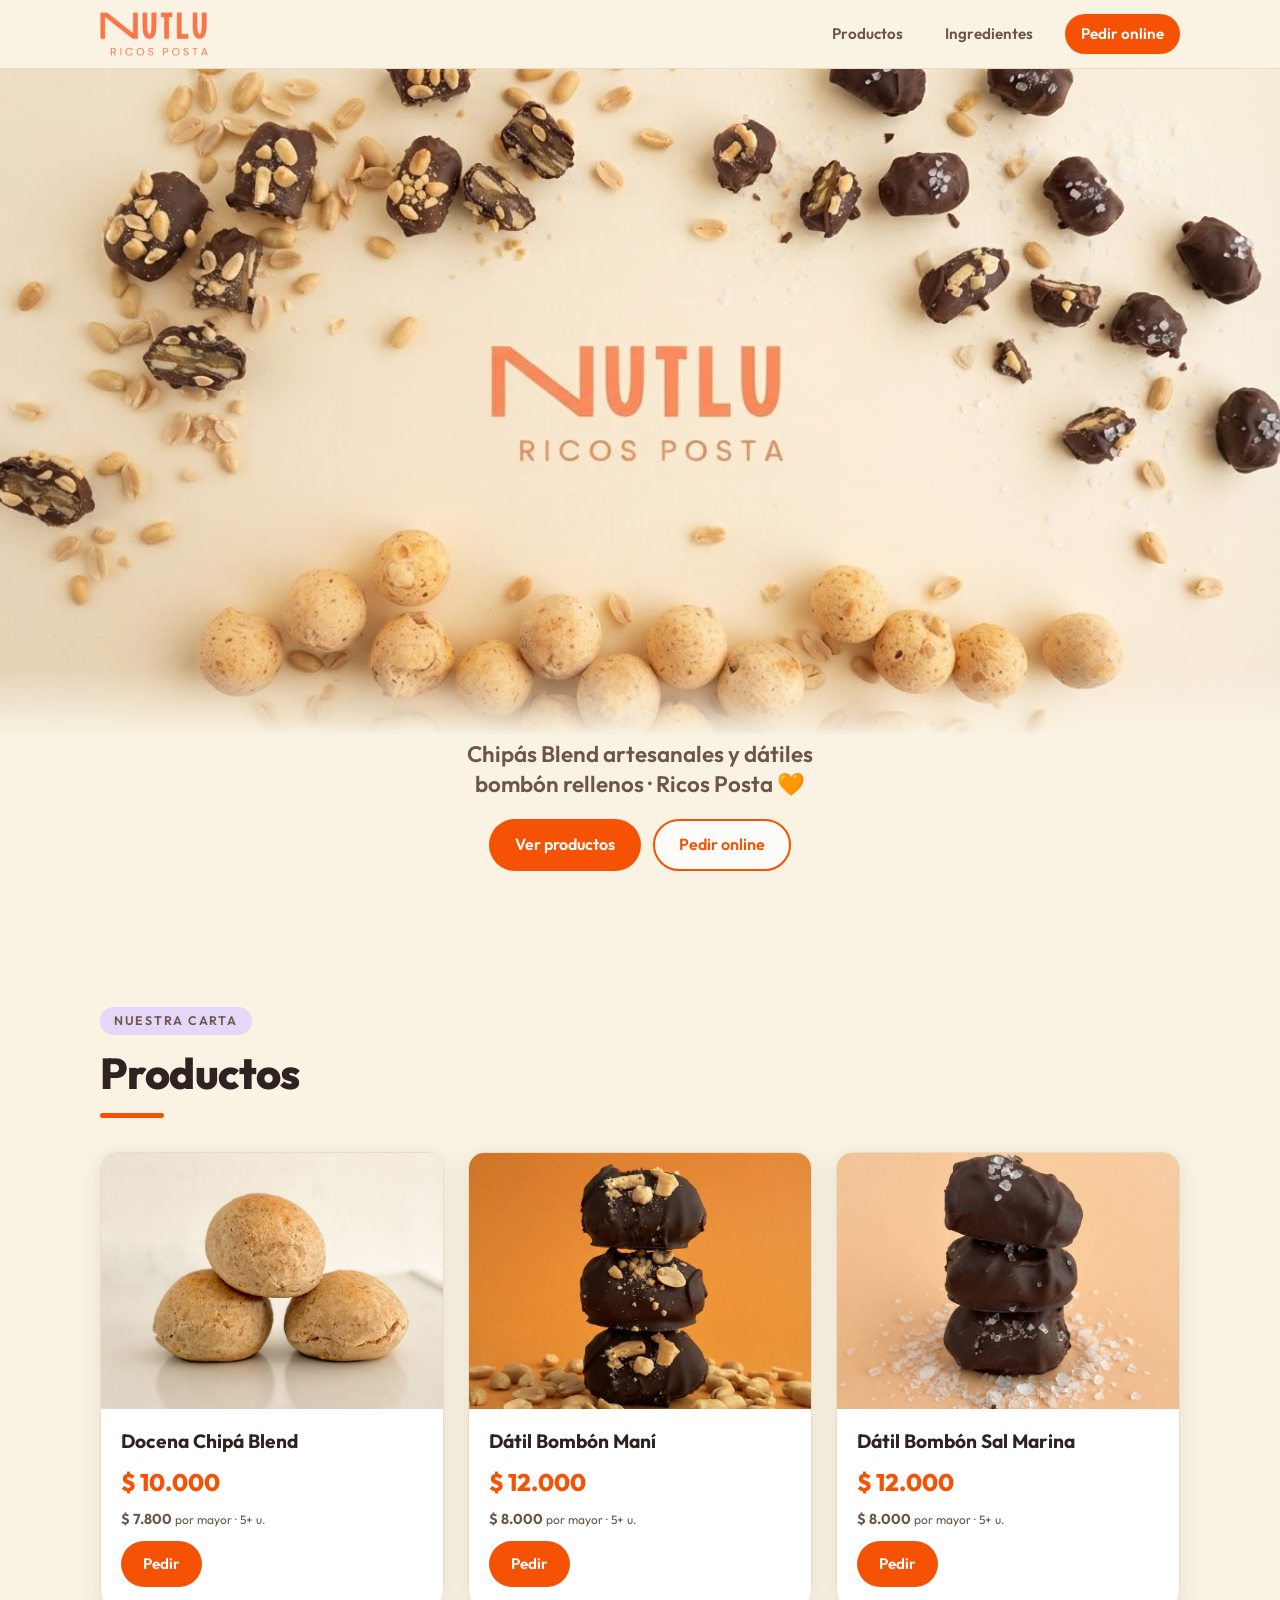
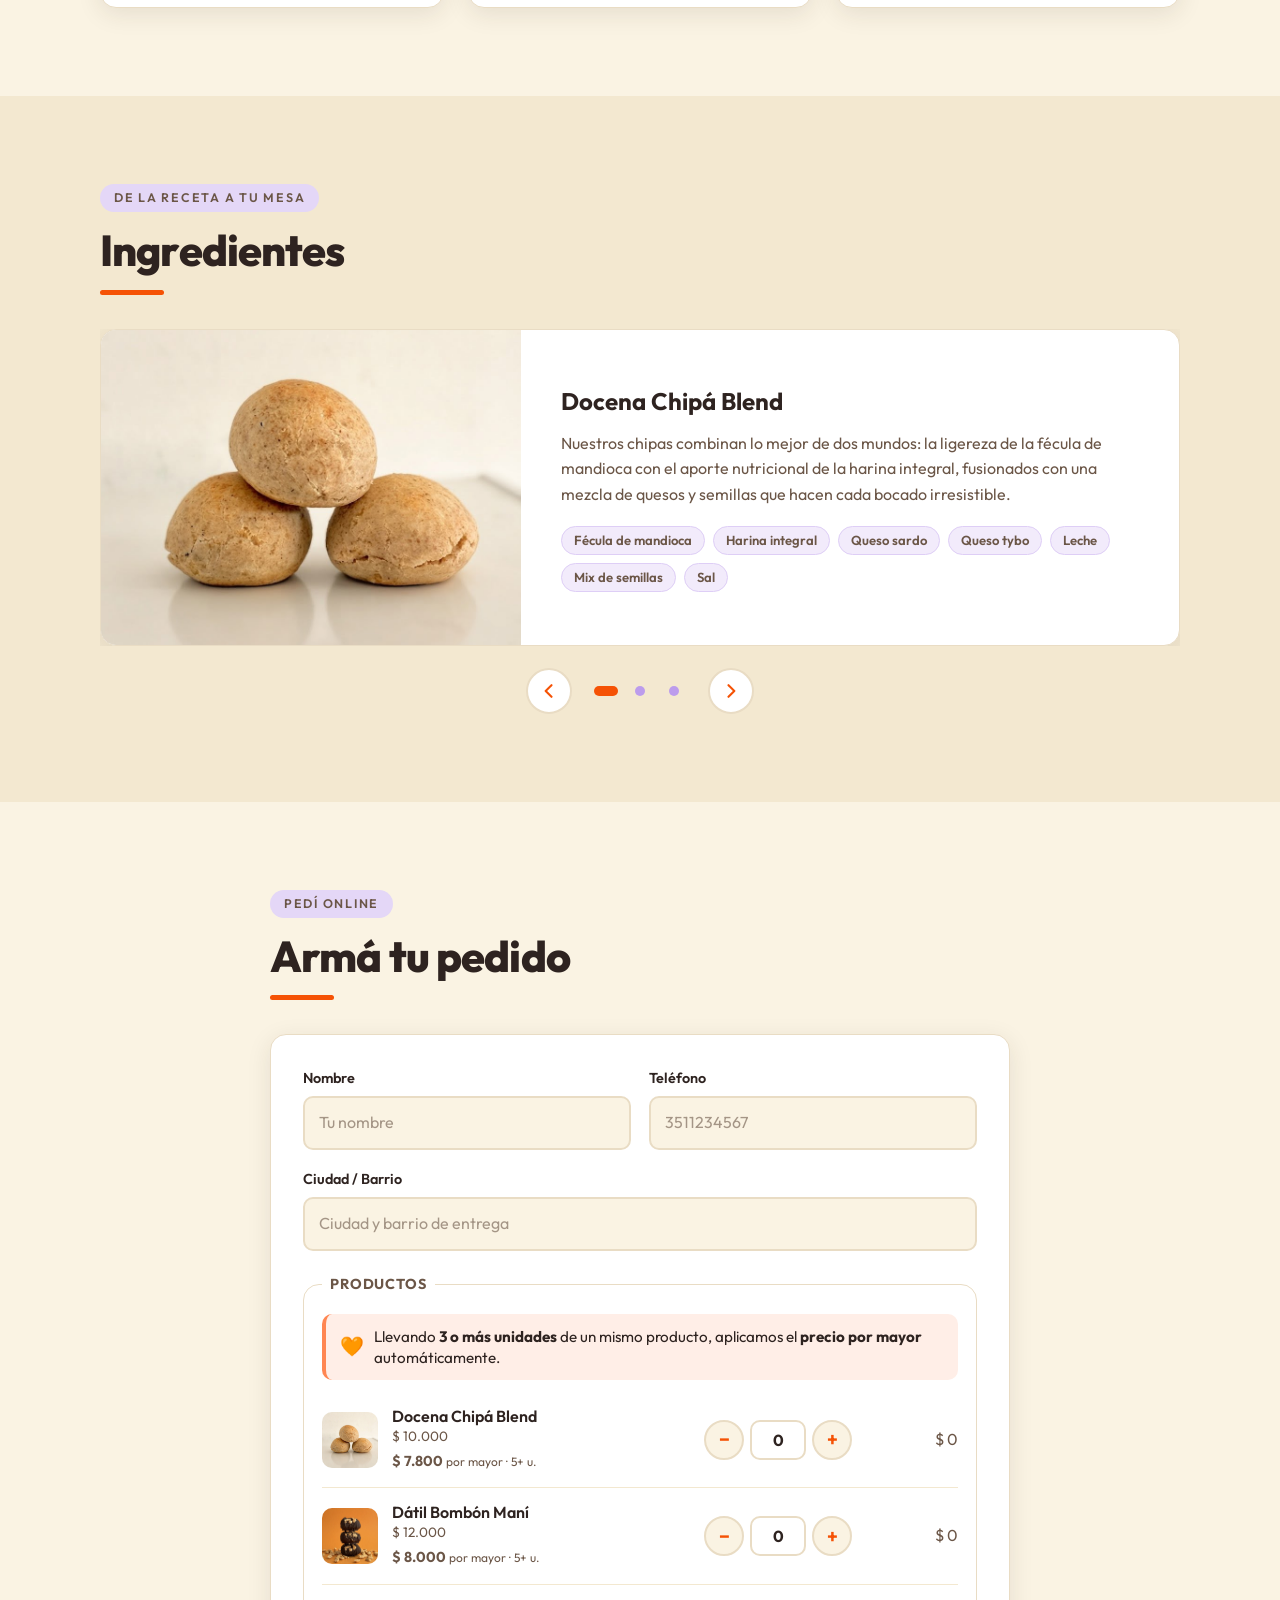
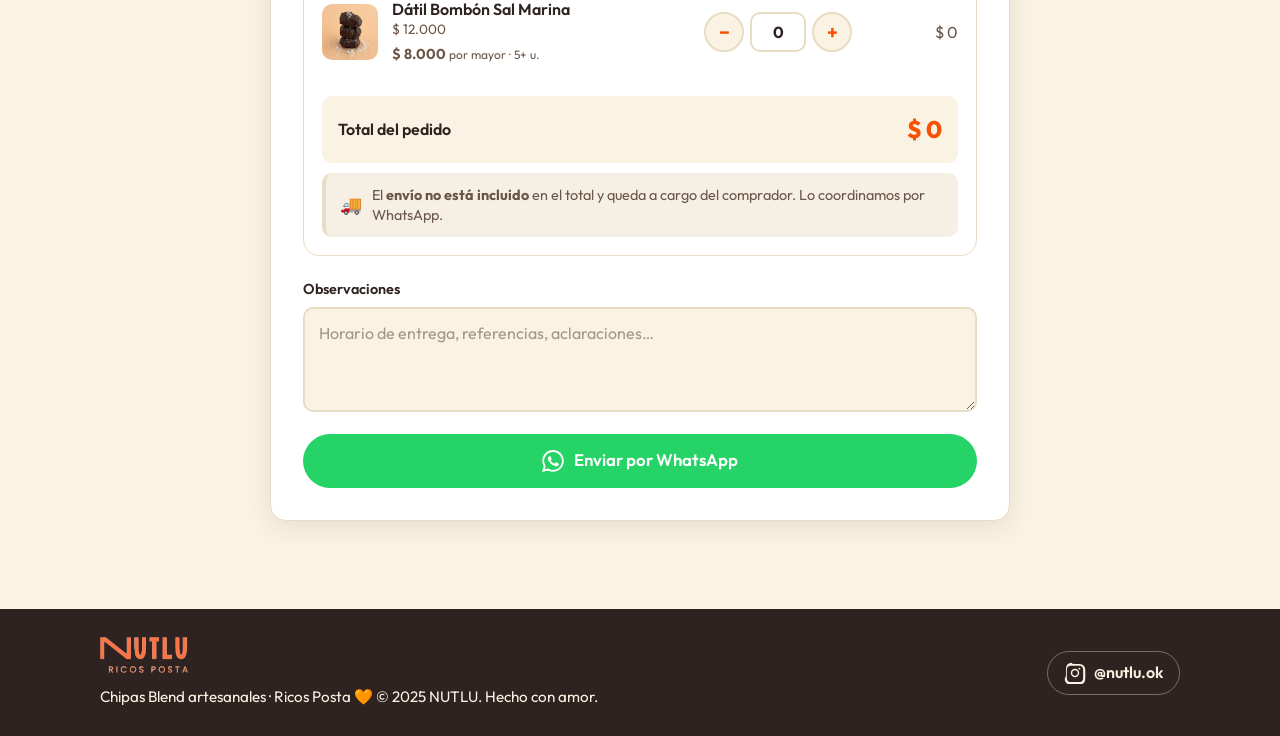
<file: index.html>
<!DOCTYPE html>
<html lang="es">

<head>
    <meta charset="UTF-8">
    <meta name="viewport" content="width=device-width, initial-scale=1.0">
    <title>NUTLU · Chipá Blend y Dátiles Bombón artesanales</title>
    <meta name="description"
        content="Chipás Blend artesanales y dátiles bombón rellenos, hechos con amor. Pedí online por WhatsApp.">
    <link rel="preconnect" href="https://fonts.googleapis.com">
    <link rel="preconnect" href="https://fonts.gstatic.com" crossorigin>
    <link href="https://fonts.googleapis.com/css2?family=Outfit:wght@400;600;800&display=swap" rel="stylesheet">
    <link rel="stylesheet" href="./css/style.css">
</head>

<body>
    <header class="site-header">
        <div class="container site-header__inner">
            <a class="brand" href="#banner">
                <img class="brand__logo" src="./assets/nutlu-logo-trim.png" alt="NUTLU · Ricos Posta" width="108"
                    height="44">
            </a>
            <nav aria-label="Navegación principal">
                <ul>
                    <li><a href="#productos">Productos</a></li>
                    <li><a href="#ingredientes">Ingredientes</a></li>
                    <li><a class="nav-cta" href="#contacto">Pedir online</a></li>
                </ul>
            </nav>
        </div>
    </header>

    <main>
        <section id="banner" class="banner">
            <div class="banner__media">
                <img class="banner__img" src="./assets/banner.jpeg"
                    alt="Chipás Blend y dátiles bombón NUTLU sobre fondo crema">
            </div>
            <div class="banner__content">
                <p class="banner__tagline">Chipás Blend artesanales y dátiles bombón rellenos · Ricos Posta 🧡</p>
                <div class="banner__actions">
                    <a class="btn btn--primary" href="#productos">Ver productos</a>
                    <a class="btn btn--ghost" href="#contacto">Pedir online</a>
                </div>
            </div>
        </section>

        <section id="productos" class="section">
            <div class="container">
                <p class="eyebrow">Nuestra carta</p>
                <h2 class="section__title">Productos</h2>
                <div id="grid-productos" class="productos-grid"></div>
            </div>
        </section>

        <section id="ingredientes" class="section section--alt">
            <div class="container">
                <p class="eyebrow">De la receta a tu mesa</p>
                <h2 class="section__title">Ingredientes</h2>

                <div class="carousel" role="region" aria-roledescription="carrusel"
                    aria-label="Ingredientes de nuestros productos">
                    <div class="carousel__track" id="lista-ingredientes" tabindex="0"
                        aria-label="Tarjetas de ingredientes: navegá con las flechas del teclado"></div>

                    <div class="carousel__controls">
                        <button class="carousel__arrow" type="button" data-carousel="prev" aria-label="Anterior">
                            <svg class="icon" viewBox="0 0 24 24" fill="none" stroke="currentColor" stroke-width="2.5"
                                stroke-linecap="round" stroke-linejoin="round" aria-hidden="true" focusable="false">
                                <path d="M15 5 8 12l7 7" />
                            </svg>
                        </button>
                        <div class="carousel__dots" id="ingredientes-dots"></div>
                        <button class="carousel__arrow" type="button" data-carousel="next" aria-label="Siguiente">
                            <svg class="icon" viewBox="0 0 24 24" fill="none" stroke="currentColor" stroke-width="2.5"
                                stroke-linecap="round" stroke-linejoin="round" aria-hidden="true" focusable="false">
                                <path d="M9 5l7 7-7 7" />
                            </svg>
                        </button>
                    </div>
                </div>
            </div>
        </section>

        <section id="contacto" class="section">
            <div class="container container--narrow">
                <p class="eyebrow">Pedí online</p>
                <h2 class="section__title">Armá tu pedido</h2>

                <form id="form-pedido" class="form" novalidate>
                    <div class="form__grid">
                        <div class="field">
                            <label for="nombre">Nombre</label>
                            <input id="nombre" name="nombre" type="text" autocomplete="name" placeholder="Tu nombre"
                                required>
                        </div>
                        <div class="field">
                            <label for="telefono">Teléfono</label>
                            <input id="telefono" name="telefono" type="tel" inputmode="numeric" autocomplete="tel"
                                placeholder="3511234567" required>
                        </div>
                        <div class="field field--full">
                            <label for="ciudad">Ciudad / Barrio</label>
                            <input id="ciudad" name="ciudad" type="text" placeholder="Ciudad y barrio de entrega"
                                required>
                        </div>
                    </div>

                    <fieldset class="pedido">
                        <legend>Productos</legend>
                        <p class="pedido__aviso" role="note">
                            <span class="pedido__aviso-icon" aria-hidden="true">🧡</span>
                            <span>Llevando <strong>3 o más unidades</strong> de un mismo producto,
                                aplicamos el <strong>precio por mayor</strong> automáticamente.</span>
                        </p>
                        <div id="lista-pedido" class="pedido__lista"></div>
                        <div class="pedido__total">
                            <span>Total del pedido</span>
                            <strong id="total-pedido" aria-live="polite">$ 0</strong>
                        </div>
                        <p class="pedido__envio" role="note">
                            <span class="pedido__envio-icon" aria-hidden="true">🚚</span>
                            <span>El <strong>envío no está incluido</strong> en el total y queda a cargo del
                                comprador. Lo coordinamos por WhatsApp.</span>
                        </p>
                    </fieldset>

                    <div class="field">
                        <label for="observaciones">Observaciones</label>
                        <textarea id="observaciones" name="observaciones" rows="3"
                            placeholder="Horario de entrega, referencias, aclaraciones…"></textarea>
                    </div>

                    <p id="form-error" class="form__error" role="alert" hidden></p>

                    <button class="btn btn--whatsapp" type="submit">
                        <svg class="icon" viewBox="0 0 24 24" fill="currentColor" aria-hidden="true" focusable="false">
                            <path
                                d="M17.47 14.38c-.3-.15-1.76-.87-2.03-.97-.27-.1-.47-.15-.67.15-.2.3-.77.97-.92 1.17-.15.2-.3.22-.6.07-.3-.15-1.13-.42-2.15-1.33-.8-.71-1.33-1.59-1.48-1.89-.15-.3-.02-.46.13-.61.13-.13.3-.35.45-.52.15-.18.2-.3.3-.5.1-.2.05-.38-.03-.53-.07-.15-.67-1.61-.92-2.2-.24-.58-.49-.5-.67-.51h-.57c-.2 0-.52.07-.79.37-.27.3-1.03 1-1.03 2.45 0 1.44 1.05 2.84 1.2 3.04.15.2 2.05 3.28 5.05 4.47.71.31 1.26.49 1.69.63.71.22 1.36.19 1.87.12.56-.09 1.71-.7 1.96-1.38.24-.68.24-1.26.17-1.38-.07-.12-.27-.2-.57-.35zM12.05 21.8h-.01a9.75 9.75 0 0 1-4.96-1.36l-.36-.21-3.69.97.99-3.6-.23-.37a9.72 9.72 0 0 1-1.49-5.19c0-5.38 4.38-9.76 9.76-9.76 2.6 0 5.05 1.02 6.89 2.86a9.68 9.68 0 0 1 2.85 6.9c0 5.38-4.38 9.76-9.75 9.76zM20.52 3.48A11.66 11.66 0 0 0 12.05 0C5.6 0 .36 5.24.36 11.68c0 2.06.54 4.07 1.56 5.84L0 24l6.63-1.74a11.65 11.65 0 0 0 5.42 1.38h.01c6.44 0 11.68-5.24 11.68-11.68 0-3.12-1.21-6.05-3.22-8.48z" />
                        </svg>
                        Enviar por WhatsApp
                    </button>
                </form>
            </div>
        </section>
    </main>

    <footer class="site-footer">
        <div class="container site-footer__inner">
            <div class="site-footer__brand">
                <img class="site-footer__logo" src="./assets/nutlu-logo-trim.png" alt="" width="88" height="36">
                <p>Chipas Blend artesanales · Ricos Posta 🧡 © 2025 NUTLU. Hecho con amor.</p>
            </div>
            <a class="instagram" href="https://www.instagram.com/nutlu.ok" target="_blank" rel="noopener noreferrer"
                aria-label="Seguinos en Instagram: @nutlu.ok">
                <svg class="icon" viewBox="0 0 24 24" fill="currentColor" aria-hidden="true" focusable="false">
                    <path
                        d="M12 2.16c3.2 0 3.58.01 4.85.07 1.17.05 1.96.24 2.65.51.71.28 1.31.65 1.91 1.25.6.6.97 1.2 1.25 1.91.27.69.46 1.48.51 2.65.06 1.27.07 1.65.07 4.85s-.01 3.58-.07 4.85c-.05 1.17-.24 1.96-.51 2.65-.28.71-.65 1.31-1.25 1.91-.6.6-1.2.97-1.91 1.25-.69.27-1.48.46-2.65.51-1.27.06-1.65.07-4.85.07s-3.58-.01-4.85-.07c-1.17-.05-1.96-.24-2.65-.51a5.28 5.28 0 0 1-1.91-1.25 5.28 5.28 0 0 1-1.25-1.91c-.27-.69-.46-1.48-.51-2.65C2.17 15.58 2.16 15.2 2.16 12s.01-3.58.07-4.85c.05-1.17.24-1.96.51-2.65.28-.71.65-1.31 1.25-1.91.6-.6 1.2-.97 1.91-1.25.69-.27 1.48-.46 2.65-.51C8.42 2.17 8.8 2.16 12 2.16zm0 1.95c-3.15 0-3.5.01-4.74.07-.94.04-1.5.19-1.86.33-.47.18-.8.4-1.15.75-.35.35-.57.68-.75 1.15-.14.36-.29.92-.33 1.86-.06 1.24-.07 1.59-.07 4.73s.01 3.5.07 4.74c.04.94.19 1.5.33 1.86.18.47.4.8.75 1.15.35.35.68.57 1.15.75.36.14.92.29 1.86.33 1.24.06 1.59.07 4.74.07s3.5-.01 4.74-.07c.94-.04 1.5-.19 1.86-.33.47-.18.8-.4 1.15-.75.35-.35.57-.68.75-1.15.14-.36.29-.92.33-1.86.06-1.24.07-1.59.07-4.74s-.01-3.49-.07-4.73c-.04-.94-.19-1.5-.33-1.86a3.1 3.1 0 0 0-.75-1.15 3.1 3.1 0 0 0-1.15-.75c-.36-.14-.92-.29-1.86-.33-1.24-.06-1.59-.07-4.74-.07zm0 3.32a4.57 4.57 0 1 1 0 9.14 4.57 4.57 0 0 1 0-9.14zm0 7.54a2.97 2.97 0 1 0 0-5.94 2.97 2.97 0 0 0 0 5.94zm5.82-7.74a1.07 1.07 0 1 1-2.14 0 1.07 1.07 0 0 1 2.14 0z" />
                </svg>
                <span>@nutlu.ok</span>
            </a>
        </div>
    </footer>

    <script src="./js/main.js" defer></script>
</body>

</html>
</file>
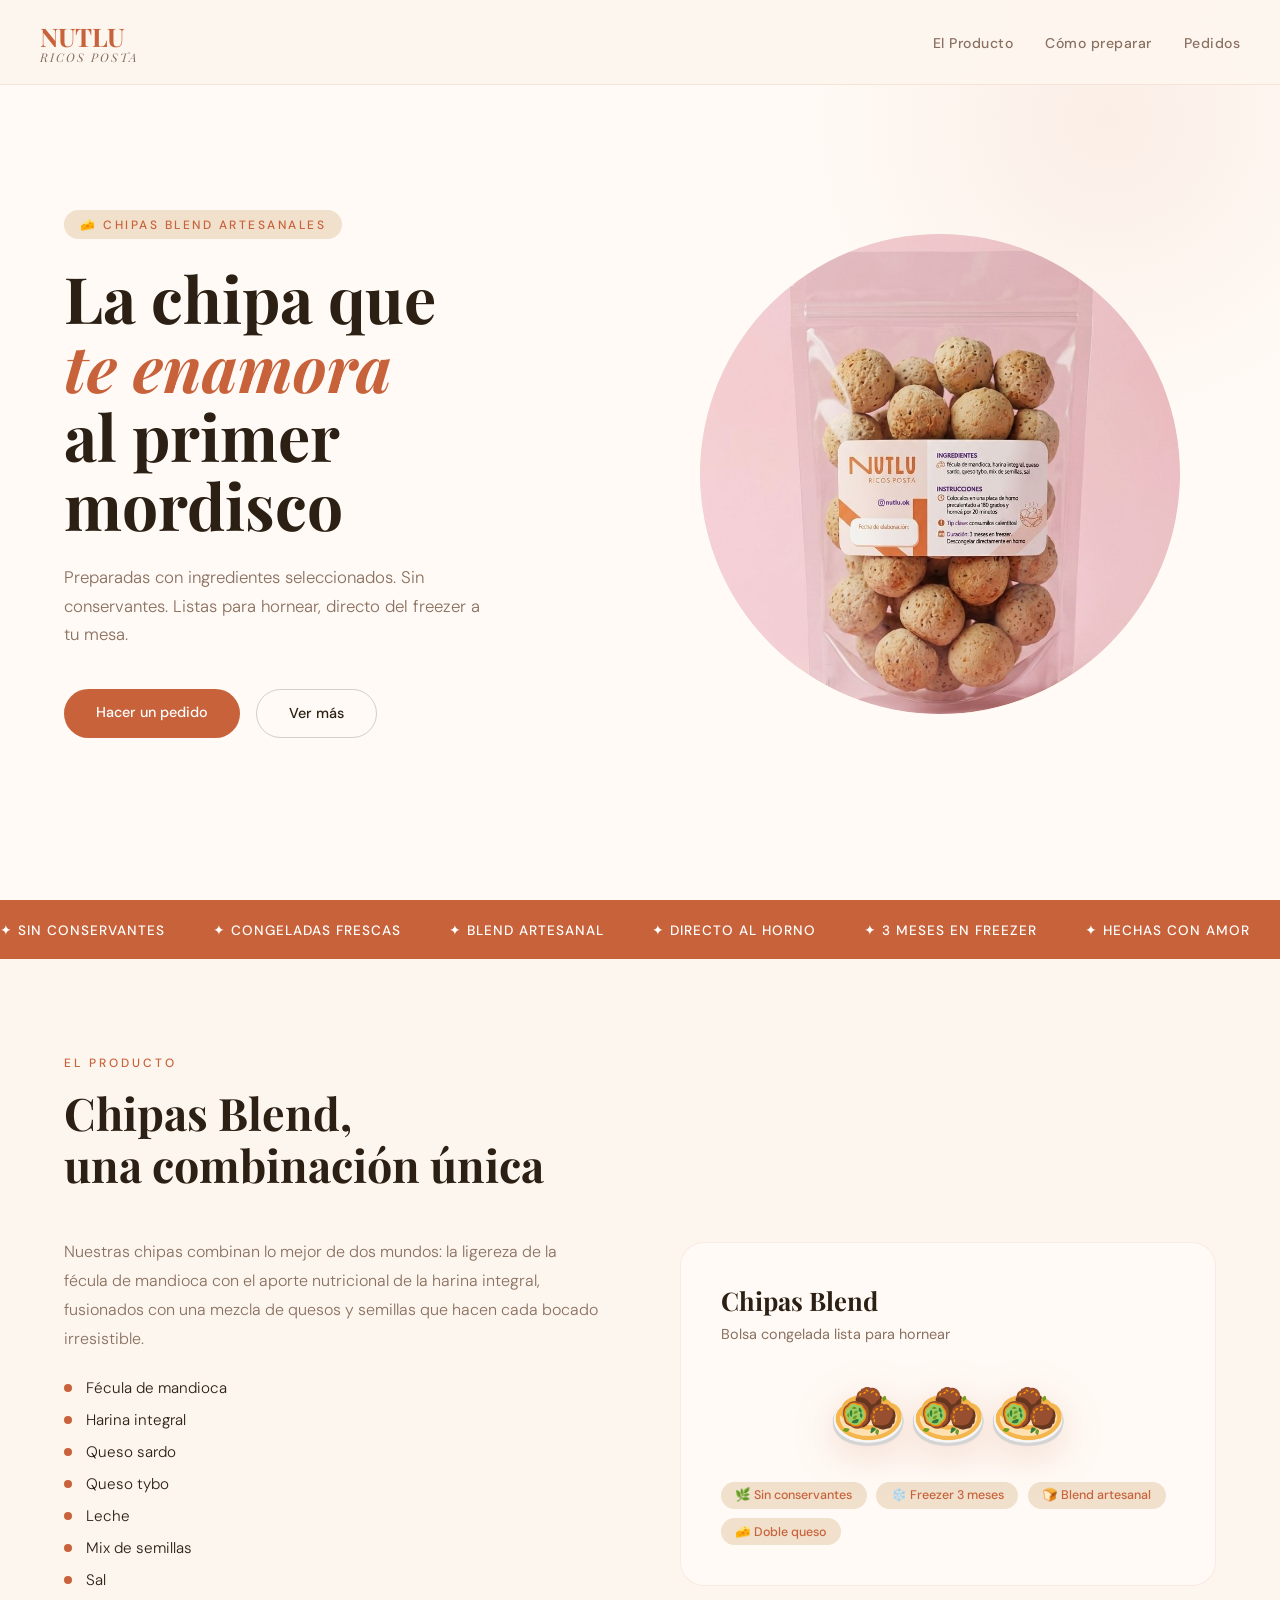
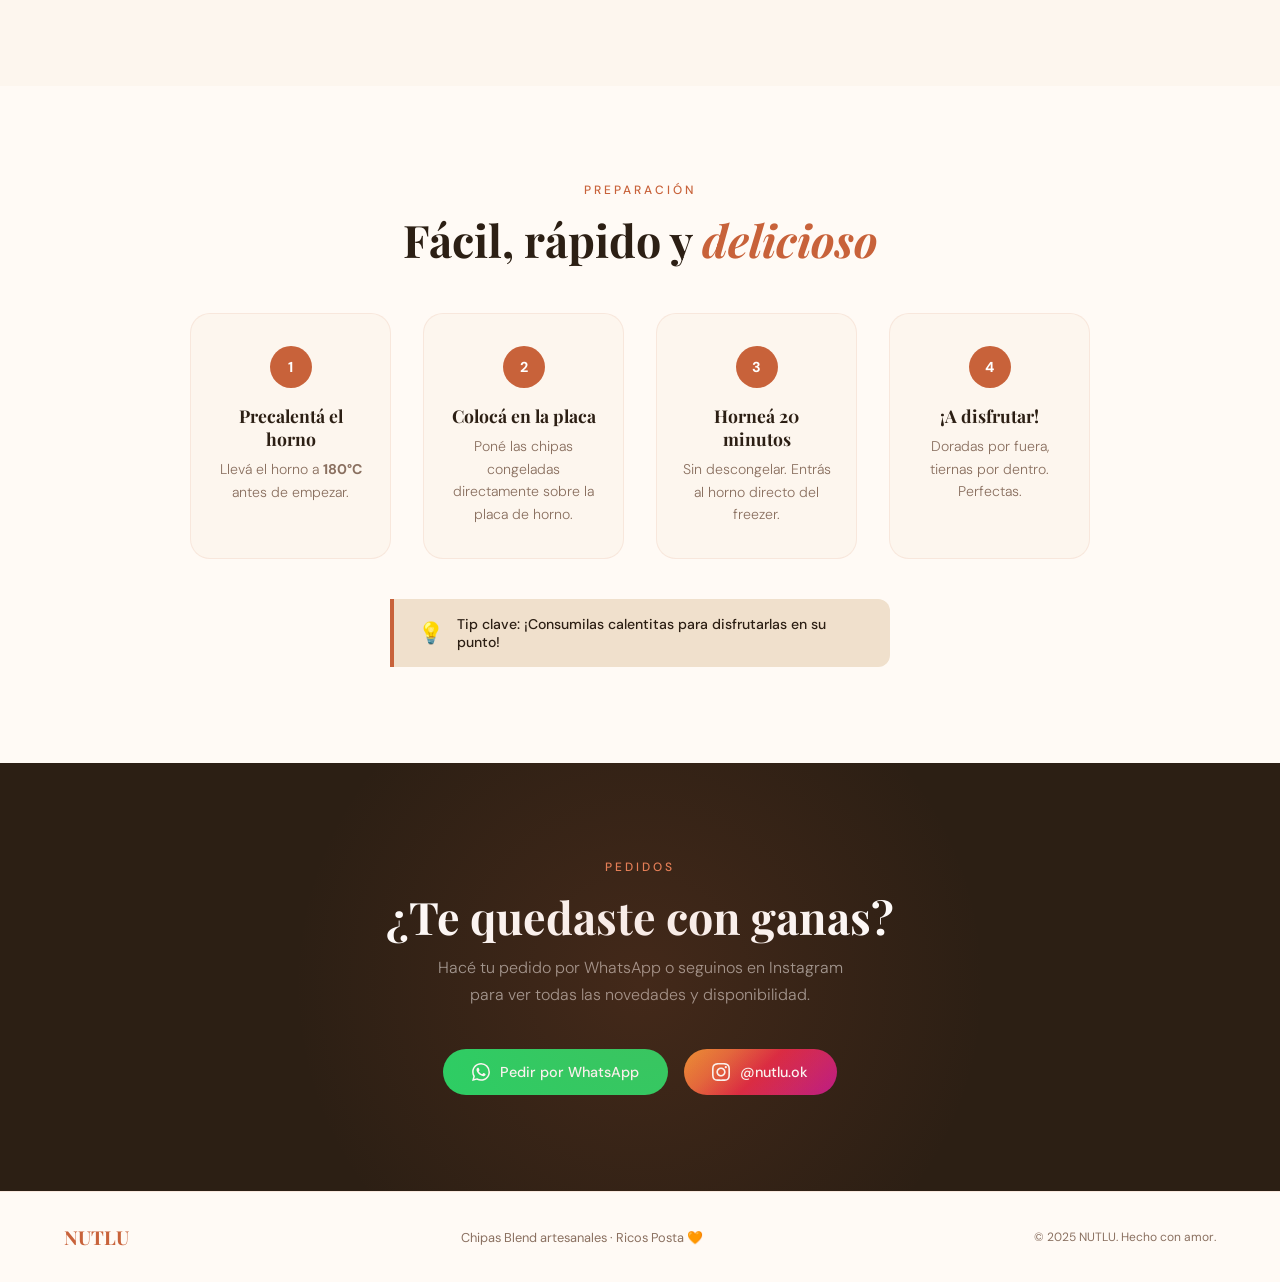
<file: nutlu.html>
<!DOCTYPE html>
<html lang="es">
<head>
<meta charset="UTF-8">
<meta name="viewport" content="width=device-width, initial-scale=1.0">
<title>NUTLU – Chipas Blend</title>
<link href="https://fonts.googleapis.com/css2?family=Playfair+Display:ital,wght@0,700;1,400&family=DM+Sans:wght@300;400;500&display=swap" rel="stylesheet">
<style>
  :root {
    --terracota: #C8623A;
    --terracota-light: #E8825A;
    --cream: #FDF6EE;
    --warm-white: #FFFAF5;
    --dark: #2C1F14;
    --muted: #8A7060;
    --sand: #F0E0CC;
  }

  *, *::before, *::after { box-sizing: border-box; margin: 0; padding: 0; }

  html { scroll-behavior: smooth; }

  body {
    font-family: 'DM Sans', sans-serif;
    background: var(--warm-white);
    color: var(--dark);
    overflow-x: hidden;
  }

  /* NAV */
  nav {
    position: fixed;
    top: 0; left: 0; right: 0;
    z-index: 100;
    display: flex;
    justify-content: space-between;
    align-items: center;
    padding: 1.2rem 2.5rem;
    background: rgba(253, 246, 238, 0.92);
    backdrop-filter: blur(10px);
    border-bottom: 1px solid rgba(200, 98, 58, 0.12);
  }

  .nav-logo {
    font-family: 'Playfair Display', serif;
    font-size: 1.6rem;
    font-weight: 700;
    color: var(--terracota);
    letter-spacing: -0.5px;
  }

  .nav-logo span {
    font-style: italic;
    font-weight: 400;
    font-size: 0.75rem;
    color: var(--muted);
    display: block;
    letter-spacing: 2px;
    text-transform: uppercase;
    margin-top: -4px;
  }

  .nav-links {
    display: flex;
    gap: 2rem;
    list-style: none;
  }

  .nav-links a {
    text-decoration: none;
    color: var(--muted);
    font-size: 0.88rem;
    font-weight: 500;
    letter-spacing: 0.5px;
    transition: color 0.2s;
  }

  .nav-links a:hover { color: var(--terracota); }

  /* HERO */
  .hero {
    min-height: 100vh;
    display: grid;
    grid-template-columns: 1fr 1fr;
    align-items: center;
    padding: 6rem 5% 3rem;
    gap: 3rem;
    position: relative;
    overflow: hidden;
  }

  .hero::before {
    content: '';
    position: absolute;
    top: -20%;
    right: -10%;
    width: 600px;
    height: 600px;
    background: radial-gradient(circle, rgba(200, 98, 58, 0.08) 0%, transparent 70%);
    border-radius: 50%;
    pointer-events: none;
  }

  .hero-text { position: relative; z-index: 1; }

  .hero-tag {
    display: inline-block;
    background: var(--sand);
    color: var(--terracota);
    font-size: 0.75rem;
    font-weight: 500;
    letter-spacing: 2.5px;
    text-transform: uppercase;
    padding: 0.4rem 1rem;
    border-radius: 50px;
    margin-bottom: 1.5rem;
    animation: fadeUp 0.6s ease both;
  }

  .hero h1 {
    font-family: 'Playfair Display', serif;
    font-size: clamp(3rem, 5vw, 4.8rem);
    line-height: 1.08;
    color: var(--dark);
    margin-bottom: 1.5rem;
    animation: fadeUp 0.6s 0.1s ease both;
  }

  .hero h1 em {
    font-style: italic;
    color: var(--terracota);
  }

  .hero p {
    font-size: 1.05rem;
    line-height: 1.7;
    color: var(--muted);
    max-width: 420px;
    margin-bottom: 2.5rem;
    font-weight: 300;
    animation: fadeUp 0.6s 0.2s ease both;
  }

  .btn-group {
    display: flex;
    gap: 1rem;
    flex-wrap: wrap;
    animation: fadeUp 0.6s 0.3s ease both;
  }

  .btn-primary {
    background: var(--terracota);
    color: white;
    padding: 0.9rem 2rem;
    border: none;
    border-radius: 50px;
    font-family: 'DM Sans', sans-serif;
    font-size: 0.9rem;
    font-weight: 500;
    cursor: pointer;
    text-decoration: none;
    transition: background 0.2s, transform 0.15s;
    display: inline-block;
  }

  .btn-primary:hover {
    background: var(--terracota-light);
    transform: translateY(-2px);
  }

  .btn-outline {
    background: transparent;
    color: var(--dark);
    padding: 0.9rem 2rem;
    border: 1.5px solid rgba(44,31,20,0.2);
    border-radius: 50px;
    font-family: 'DM Sans', sans-serif;
    font-size: 0.9rem;
    font-weight: 500;
    cursor: pointer;
    text-decoration: none;
    transition: border-color 0.2s, color 0.2s;
    display: inline-block;
  }

  .btn-outline:hover {
    border-color: var(--terracota);
    color: var(--terracota);
  }

  .hero-visual {
    display: flex;
    justify-content: center;
    align-items: center;
    animation: fadeIn 0.8s 0.2s ease both;
  }

  .hero-circle {
    width: clamp(300px, 40vw, 480px);
    height: clamp(300px, 40vw, 480px);
    background: var(--sand);
    border-radius: 50%;
    display: flex;
    align-items: center;
    justify-content: center;
    position: relative;
    overflow: hidden;
  }

  .chipa-emoji {
    font-size: clamp(6rem, 12vw, 10rem);
    filter: drop-shadow(0 20px 40px rgba(200,98,58,0.25));
    animation: float 4s ease-in-out infinite;
  }

  /* Decorative dots */
  .hero-circle::after {
    content: '';
    position: absolute;
    inset: -20px;
    border-radius: 50%;
    border: 2px dashed rgba(200, 98, 58, 0.2);
    animation: spin 30s linear infinite;
  }

  /* FEATURES STRIP */
  .strip {
    background: var(--terracota);
    padding: 1.2rem 0;
    overflow: hidden;
    white-space: nowrap;
  }

  .strip-inner {
    display: inline-flex;
    gap: 3rem;
    animation: marquee 20s linear infinite;
  }

  .strip-item {
    color: white;
    font-size: 0.85rem;
    font-weight: 500;
    letter-spacing: 1px;
    text-transform: uppercase;
    display: flex;
    align-items: center;
    gap: 0.6rem;
    flex-shrink: 0;
  }

  /* PRODUCTO */
  .producto {
    padding: 6rem 5%;
    background: var(--cream);
  }

  .section-label {
    font-size: 0.75rem;
    letter-spacing: 3px;
    text-transform: uppercase;
    color: var(--terracota);
    font-weight: 500;
    margin-bottom: 1rem;
  }

  .section-title {
    font-family: 'Playfair Display', serif;
    font-size: clamp(2rem, 3.5vw, 3rem);
    line-height: 1.15;
    margin-bottom: 1rem;
  }

  .producto-grid {
    display: grid;
    grid-template-columns: 1fr 1fr;
    gap: 5rem;
    align-items: center;
    margin-top: 3rem;
  }

  .ingredientes-list {
    list-style: none;
    margin-top: 1.5rem;
    display: flex;
    flex-direction: column;
    gap: 0.75rem;
  }

  .ingredientes-list li {
    display: flex;
    align-items: center;
    gap: 0.9rem;
    font-size: 0.95rem;
    color: var(--dark);
    font-weight: 300;
  }

  .ing-dot {
    width: 8px;
    height: 8px;
    background: var(--terracota);
    border-radius: 50%;
    flex-shrink: 0;
  }

  .producto-card {
    background: var(--warm-white);
    border-radius: 24px;
    padding: 2.5rem;
    border: 1px solid rgba(200,98,58,0.1);
  }

  .producto-card h3 {
    font-family: 'Playfair Display', serif;
    font-size: 1.6rem;
    margin-bottom: 0.5rem;
  }

  .producto-card .subtitle {
    color: var(--muted);
    font-size: 0.9rem;
    margin-bottom: 2rem;
  }

  .chips-visual {
    font-size: 4rem;
    text-align: center;
    margin: 1.5rem 0;
    filter: drop-shadow(0 10px 20px rgba(200,98,58,0.2));
  }

  .badge-row {
    display: flex;
    gap: 0.6rem;
    flex-wrap: wrap;
    margin-top: 1.5rem;
  }

  .badge {
    background: var(--sand);
    color: var(--terracota);
    padding: 0.35rem 0.9rem;
    border-radius: 50px;
    font-size: 0.78rem;
    font-weight: 500;
  }

  /* COMO PREPARAR */
  .como {
    padding: 6rem 5%;
    text-align: center;
  }

  .steps {
    display: grid;
    grid-template-columns: repeat(auto-fit, minmax(200px, 1fr));
    gap: 2rem;
    margin-top: 3rem;
    max-width: 900px;
    margin-left: auto;
    margin-right: auto;
  }

  .step-card {
    padding: 2rem 1.5rem;
    border-radius: 20px;
    background: var(--cream);
    border: 1px solid rgba(200,98,58,0.1);
    transition: transform 0.2s, box-shadow 0.2s;
  }

  .step-card:hover {
    transform: translateY(-4px);
    box-shadow: 0 12px 30px rgba(200,98,58,0.12);
  }

  .step-num {
    width: 42px;
    height: 42px;
    background: var(--terracota);
    color: white;
    border-radius: 50%;
    display: flex;
    align-items: center;
    justify-content: center;
    font-weight: 700;
    font-size: 0.9rem;
    margin: 0 auto 1rem;
  }

  .step-card h4 {
    font-family: 'Playfair Display', serif;
    font-size: 1.1rem;
    margin-bottom: 0.5rem;
  }

  .step-card p {
    font-size: 0.88rem;
    color: var(--muted);
    line-height: 1.6;
    font-weight: 300;
  }

  .tip-box {
    background: var(--sand);
    border-left: 4px solid var(--terracota);
    border-radius: 0 12px 12px 0;
    padding: 1rem 1.5rem;
    max-width: 500px;
    margin: 2.5rem auto 0;
    display: flex;
    align-items: center;
    gap: 0.8rem;
    text-align: left;
  }

  .tip-box span { font-size: 1.3rem; }

  .tip-box p {
    font-size: 0.88rem;
    color: var(--dark);
    font-weight: 500;
  }

  /* PEDIDOS */
  .pedidos {
    padding: 6rem 5%;
    background: var(--dark);
    color: white;
    text-align: center;
    position: relative;
    overflow: hidden;
  }

  .pedidos::before {
    content: '';
    position: absolute;
    top: -30%;
    left: 50%;
    transform: translateX(-50%);
    width: 700px;
    height: 700px;
    background: radial-gradient(circle, rgba(200, 98, 58, 0.15) 0%, transparent 70%);
    border-radius: 50%;
    pointer-events: none;
  }

  .pedidos .section-label { color: var(--terracota-light); }

  .pedidos .section-title { color: white; margin-bottom: 0.75rem; }

  .pedidos p {
    color: rgba(255,255,255,0.55);
    max-width: 420px;
    margin: 0 auto 2.5rem;
    font-weight: 300;
    line-height: 1.7;
  }

  .contact-options {
    display: flex;
    gap: 1rem;
    justify-content: center;
    flex-wrap: wrap;
  }

  .contact-btn {
    display: flex;
    align-items: center;
    gap: 0.6rem;
    padding: 0.9rem 1.8rem;
    border-radius: 50px;
    font-family: 'DM Sans', sans-serif;
    font-size: 0.9rem;
    font-weight: 500;
    text-decoration: none;
    transition: transform 0.15s, opacity 0.2s;
  }

  .contact-btn:hover {
    transform: translateY(-2px);
    opacity: 0.9;
  }

  .contact-btn.whatsapp {
    background: #25D366;
    color: white;
  }

  .contact-btn.instagram {
    background: linear-gradient(135deg, #f09433, #e6683c, #dc2743, #cc2366, #bc1888);
    color: white;
  }

  /* FOOTER */
  footer {
    padding: 2rem 5%;
    display: flex;
    justify-content: space-between;
    align-items: center;
    border-top: 1px solid rgba(200,98,58,0.12);
    flex-wrap: wrap;
    gap: 1rem;
  }

  footer .logo {
    font-family: 'Playfair Display', serif;
    font-size: 1.2rem;
    font-weight: 700;
    color: var(--terracota);
  }

  footer p {
    font-size: 0.8rem;
    color: var(--muted);
  }

  /* ANIMATIONS */
  @keyframes fadeUp {
    from { opacity: 0; transform: translateY(24px); }
    to   { opacity: 1; transform: translateY(0); }
  }

  @keyframes fadeIn {
    from { opacity: 0; }
    to   { opacity: 1; }
  }

  @keyframes float {
    0%, 100% { transform: translateY(0); }
    50%       { transform: translateY(-16px); }
  }

  @keyframes spin {
    from { transform: rotate(0deg); }
    to   { transform: rotate(360deg); }
  }

  @keyframes marquee {
    from { transform: translateX(0); }
    to   { transform: translateX(-50%); }
  }

  /* RESPONSIVE */
  @media (max-width: 768px) {
    nav { padding: 1rem 1.5rem; }
    .nav-links { display: none; }

    .hero {
      grid-template-columns: 1fr;
      text-align: center;
      padding: 5rem 1.5rem 3rem;
    }

    .hero p { margin-left: auto; margin-right: auto; }
    .btn-group { justify-content: center; }
    .hero-visual { order: -1; }
    .hero-circle { width: 260px; height: 260px; }

    .producto-grid {
      grid-template-columns: 1fr;
      gap: 2.5rem;
    }

    .steps { grid-template-columns: 1fr 1fr; }
  }

  @media (max-width: 480px) {
    .steps { grid-template-columns: 1fr; }
  }
</style>
</head>
<body>

<!-- NAV -->
<nav>
  <div class="nav-logo">
    NUTLU
    <span>Ricos Posta</span>
  </div>
  <ul class="nav-links">
    <li><a href="#producto">El Producto</a></li>
    <li><a href="#como">Cómo preparar</a></li>
    <li><a href="#pedidos">Pedidos</a></li>
  </ul>
</nav>

<!-- HERO -->
<section class="hero">
  <div class="hero-text">
    <div class="hero-tag">🧀 Chipas Blend Artesanales</div>
    <h1>La chipa que<br><em>te enamora</em><br>al primer mordisco</h1>
    <p>Preparadas con ingredientes seleccionados. Sin conservantes. Listas para hornear, directo del freezer a tu mesa.</p>
    <div class="btn-group">
      <a href="#pedidos" class="btn-primary">Hacer un pedido</a>
      <a href="#producto" class="btn-outline">Ver más</a>
    </div>
  </div>
  <div class="hero-visual">
    <div class="hero-circle">
      <img src="[data-uri]" style="width:100%;height:100%;object-fit:cover;border-radius:50%;">
    </div>
  </div>
</section>

<!-- STRIP -->
<div class="strip">
  <div class="strip-inner">
    <span class="strip-item">✦ Sin conservantes</span>
    <span class="strip-item">✦ Congeladas frescas</span>
    <span class="strip-item">✦ Blend artesanal</span>
    <span class="strip-item">✦ Directo al horno</span>
    <span class="strip-item">✦ 3 meses en freezer</span>
    <span class="strip-item">✦ Hechas con amor</span>
    <!-- duplicado para efecto continuo -->
    <span class="strip-item">✦ Sin conservantes</span>
    <span class="strip-item">✦ Congeladas frescas</span>
    <span class="strip-item">✦ Blend artesanal</span>
    <span class="strip-item">✦ Directo al horno</span>
    <span class="strip-item">✦ 3 meses en freezer</span>
    <span class="strip-item">✦ Hechas con amor</span>
  </div>
</div>

<!-- PRODUCTO -->
<section class="producto" id="producto">
  <div class="section-label">El producto</div>
  <h2 class="section-title">Chipas Blend,<br>una combinación única</h2>

  <div class="producto-grid">
    <div>
      <p style="color: var(--muted); line-height: 1.8; font-weight: 300; font-size: 1rem;">
        Nuestras chipas combinan lo mejor de dos mundos: la ligereza de la fécula de mandioca con el aporte nutricional de la harina integral, fusionados con una mezcla de quesos y semillas que hacen cada bocado irresistible.
      </p>
      <ul class="ingredientes-list">
        <li><span class="ing-dot"></span>Fécula de mandioca</li>
        <li><span class="ing-dot"></span>Harina integral</li>
        <li><span class="ing-dot"></span>Queso sardo</li>
        <li><span class="ing-dot"></span>Queso tybo</li>
        <li><span class="ing-dot"></span>Leche</li>
        <li><span class="ing-dot"></span>Mix de semillas</li>
        <li><span class="ing-dot"></span>Sal</li>
      </ul>
    </div>

    <div class="producto-card">
      <h3>Chipas Blend</h3>
      <div class="subtitle">Bolsa congelada lista para hornear</div>
      <div class="chips-visual">🧆🧆🧆</div>
      <div class="badge-row">
        <span class="badge">🌿 Sin conservantes</span>
        <span class="badge">❄️ Freezer 3 meses</span>
        <span class="badge">🍞 Blend artesanal</span>
        <span class="badge">🧀 Doble queso</span>
      </div>
    </div>
  </div>
</section>

<!-- COMO PREPARAR -->
<section class="como" id="como">
  <div class="section-label">Preparación</div>
  <h2 class="section-title">Fácil, rápido y <em style="font-family: 'Playfair Display', serif; color: var(--terracota);">delicioso</em></h2>

  <div class="steps">
    <div class="step-card">
      <div class="step-num">1</div>
      <h4>Precalentá el horno</h4>
      <p>Llevá el horno a <strong>180°C</strong> antes de empezar.</p>
    </div>
    <div class="step-card">
      <div class="step-num">2</div>
      <h4>Colocá en la placa</h4>
      <p>Poné las chipas congeladas directamente sobre la placa de horno.</p>
    </div>
    <div class="step-card">
      <div class="step-num">3</div>
      <h4>Horneá 20 minutos</h4>
      <p>Sin descongelar. Entrás al horno directo del freezer.</p>
    </div>
    <div class="step-card">
      <div class="step-num">4</div>
      <h4>¡A disfrutar!</h4>
      <p>Doradas por fuera, tiernas por dentro. Perfectas.</p>
    </div>
  </div>

  <div class="tip-box">
    <span>💡</span>
    <p>Tip clave: ¡Consumilas calentitas para disfrutarlas en su punto!</p>
  </div>
</section>

<!-- PEDIDOS -->
<section class="pedidos" id="pedidos">
  <div class="section-label">Pedidos</div>
  <h2 class="section-title">¿Te quedaste con ganas?</h2>
  <p>Hacé tu pedido por WhatsApp o seguinos en Instagram para ver todas las novedades y disponibilidad.</p>
  <div class="contact-options">
    <a href="https://wa.me/5400000000" class="contact-btn whatsapp">
      <svg width="18" height="18" viewBox="0 0 24 24" fill="currentColor"><path d="M17.472 14.382c-.297-.149-1.758-.867-2.03-.967-.273-.099-.471-.148-.67.15-.197.297-.767.966-.94 1.164-.173.199-.347.223-.644.075-.297-.15-1.255-.463-2.39-1.475-.883-.788-1.48-1.761-1.653-2.059-.173-.297-.018-.458.13-.606.134-.133.298-.347.446-.52.149-.174.198-.298.298-.497.099-.198.05-.371-.025-.52-.075-.149-.669-1.612-.916-2.207-.242-.579-.487-.5-.669-.51-.173-.008-.371-.01-.57-.01-.198 0-.52.074-.792.372-.272.297-1.04 1.016-1.04 2.479 0 1.462 1.065 2.875 1.213 3.074.149.198 2.096 3.2 5.077 4.487.709.306 1.262.489 1.694.625.712.227 1.36.195 1.871.118.571-.085 1.758-.719 2.006-1.413.248-.694.248-1.289.173-1.413-.074-.124-.272-.198-.57-.347m-5.421 7.403h-.004a9.87 9.87 0 01-5.031-1.378l-.361-.214-3.741.982.998-3.648-.235-.374a9.86 9.86 0 01-1.51-5.26c.001-5.45 4.436-9.884 9.888-9.884 2.64 0 5.122 1.03 6.988 2.898a9.825 9.825 0 012.893 6.994c-.003 5.45-4.437 9.884-9.885 9.884m8.413-18.297A11.815 11.815 0 0012.05 0C5.495 0 .16 5.335.157 11.892c0 2.096.547 4.142 1.588 5.945L.057 24l6.305-1.654a11.882 11.882 0 005.683 1.448h.005c6.554 0 11.89-5.335 11.893-11.893a11.821 11.821 0 00-3.48-8.413z"/></svg>
      Pedir por WhatsApp
    </a>
    <a href="https://instagram.com/nutlu.ok" class="contact-btn instagram">
      <svg width="18" height="18" viewBox="0 0 24 24" fill="currentColor"><path d="M12 2.163c3.204 0 3.584.012 4.85.07 3.252.148 4.771 1.691 4.919 4.919.058 1.265.069 1.645.069 4.849 0 3.205-.012 3.584-.069 4.849-.149 3.225-1.664 4.771-4.919 4.919-1.266.058-1.644.07-4.85.07-3.204 0-3.584-.012-4.849-.07-3.26-.149-4.771-1.699-4.919-4.92-.058-1.265-.07-1.644-.07-4.849 0-3.204.013-3.583.07-4.849.149-3.227 1.664-4.771 4.919-4.919 1.266-.057 1.645-.069 4.849-.069zm0-2.163c-3.259 0-3.667.014-4.947.072-4.358.2-6.78 2.618-6.98 6.98-.059 1.281-.073 1.689-.073 4.948 0 3.259.014 3.668.072 4.948.2 4.358 2.618 6.78 6.98 6.98 1.281.058 1.689.072 4.948.072 3.259 0 3.668-.014 4.948-.072 4.354-.2 6.782-2.618 6.979-6.98.059-1.28.073-1.689.073-4.948 0-3.259-.014-3.667-.072-4.947-.196-4.354-2.617-6.78-6.979-6.98-1.281-.059-1.69-.073-4.949-.073zm0 5.838c-3.403 0-6.162 2.759-6.162 6.162s2.759 6.163 6.162 6.163 6.162-2.759 6.162-6.163c0-3.403-2.759-6.162-6.162-6.162zm0 10.162c-2.209 0-4-1.79-4-4 0-2.209 1.791-4 4-4s4 1.791 4 4c0 2.21-1.791 4-4 4zm6.406-11.845c-.796 0-1.441.645-1.441 1.44s.645 1.44 1.441 1.44c.795 0 1.439-.645 1.439-1.44s-.644-1.44-1.439-1.44z"/></svg>
      @nutlu.ok
    </a>
  </div>
</section>

<!-- FOOTER -->
<footer>
  <div class="logo">NUTLU</div>
  <p>Chipas Blend artesanales · Ricos Posta 🧡</p>
  <p style="font-size: 0.75rem; color: var(--muted);">© 2025 NUTLU. Hecho con amor.</p>
</footer>

</body>
</html>
</file>
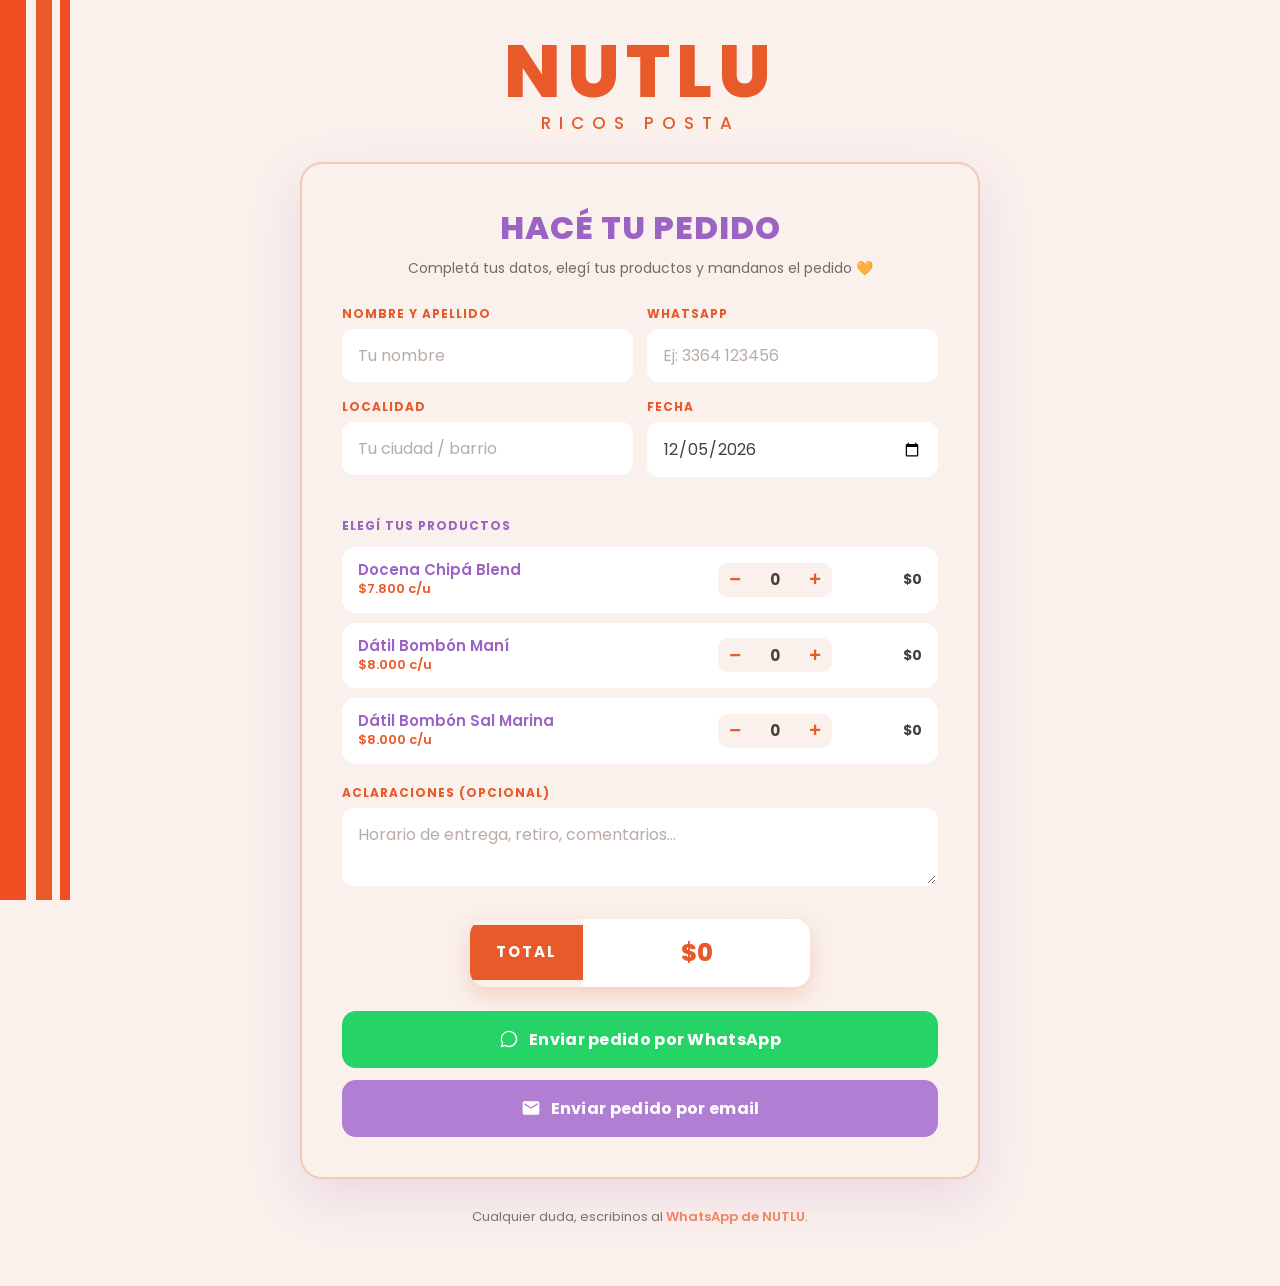
<file: pedido.html>
<!DOCTYPE html>
<html lang="es-AR">
<head>
<meta charset="UTF-8">
<meta name="viewport" content="width=device-width, initial-scale=1.0">
<title>NUTLU · Hacé tu pedido</title>
<meta name="description" content="Pedí online los chipás y dátiles bombón de NUTLU. Ricos posta.">
<link rel="preconnect" href="https://fonts.googleapis.com">
<link rel="preconnect" href="https://fonts.gstatic.com" crossorigin>
<link href="https://fonts.googleapis.com/css2?family=Poppins:wght@400;500;600;700;800&display=swap" rel="stylesheet">
<style>
  /* ============================================================
     NUTLU — Formulario de pedido
     Marca: naranja #E85A2A · violeta #B07FD4 · crema #FAF0EC
     ============================================================ */

  :root{
    --naranja:#E85A2A;
    --naranja-fuerte:#F04E23;
    --violeta:#B07FD4;
    --violeta-oscuro:#9B63C4;
    --crema:#FAF0EC;
    --blanco:#FFFFFF;
    --texto:#4A3F3A;
    --borde-suave:rgba(232,90,42,.28);
    --sombra:0 18px 50px rgba(155,99,196,.16);
    --radio:22px;
  }

  *{box-sizing:border-box;margin:0;padding:0}

  html{scroll-behavior:smooth}

  body{
    font-family:'Poppins',system-ui,sans-serif;
    background:var(--crema);
    color:var(--texto);
    min-height:100vh;
    line-height:1.5;
    -webkit-font-smoothing:antialiased;
  }

  /* Rayas decorativas laterales (como el registro impreso) */
  .rayas{
    position:fixed;
    top:0;left:0;bottom:0;
    width:70px;
    display:flex;
    z-index:0;
    pointer-events:none;
  }
  .rayas span{height:100%}
  .rayas span:nth-child(1){width:26px;background:var(--naranja-fuerte)}
  .rayas span:nth-child(2){width:10px;background:var(--crema)}
  .rayas span:nth-child(3){width:16px;background:var(--naranja)}
  .rayas span:nth-child(4){width:8px;background:var(--crema)}
  .rayas span:nth-child(5){width:10px;background:var(--naranja-fuerte)}

  .contenedor{
    position:relative;
    z-index:1;
    max-width:720px;
    margin:0 auto;
    padding:38px 20px 60px;
  }

  /* Marca */
  .marca{text-align:center;margin-bottom:26px}
  .marca .logo{
    font-weight:800;
    font-size:clamp(46px,11vw,74px);
    letter-spacing:6px;
    color:var(--naranja);
    line-height:.9;
  }
  .marca .tagline{
    font-weight:500;
    letter-spacing:8px;
    font-size:clamp(12px,3.4vw,17px);
    color:var(--naranja);
    margin-top:6px;
    text-transform:uppercase;
  }

  /* Tarjeta */
  .tarjeta{
    background:var(--crema);
    border:2px solid var(--borde-suave);
    border-radius:var(--radio);
    box-shadow:var(--sombra);
    padding:clamp(22px,5vw,40px);
  }
  .titulo{
    text-align:center;
    color:var(--violeta-oscuro);
    font-weight:800;
    font-size:clamp(22px,5.5vw,32px);
    letter-spacing:1px;
    text-transform:uppercase;
    margin-bottom:6px;
  }
  .subtitulo{
    text-align:center;
    color:var(--texto);
    opacity:.75;
    font-size:14px;
    margin-bottom:26px;
  }

  /* Campos */
  .campo{margin-bottom:16px}
  .campo label{
    display:block;
    font-weight:700;
    font-size:12px;
    letter-spacing:1px;
    text-transform:uppercase;
    color:var(--naranja);
    margin-bottom:6px;
  }
  .campo input,.campo textarea{
    width:100%;
    font-family:inherit;
    font-size:16px;
    color:var(--texto);
    background:var(--blanco);
    border:2px solid transparent;
    border-radius:12px;
    padding:12px 14px;
    outline:none;
    transition:border-color .15s ease, box-shadow .15s ease;
  }
  .campo input::placeholder,.campo textarea::placeholder{color:#b9aca4}
  .campo input:focus,.campo textarea:focus{
    border-color:var(--violeta);
    box-shadow:0 0 0 3px rgba(176,127,212,.22);
  }
  .fila{display:flex;gap:14px;flex-wrap:wrap}
  .fila .campo{flex:1;min-width:180px}

  /* Productos */
  .seccion-titulo{
    font-weight:700;
    font-size:12px;
    letter-spacing:1px;
    text-transform:uppercase;
    color:var(--violeta-oscuro);
    margin:24px 0 12px;
  }
  .producto{
    display:flex;
    align-items:center;
    gap:12px;
    background:var(--blanco);
    border-radius:14px;
    padding:12px 14px;
    margin-bottom:10px;
    border:2px solid transparent;
    transition:border-color .15s ease;
  }
  .producto.activo{border-color:var(--violeta)}
  .producto .info{flex:1;min-width:0}
  .producto .nombre{
    font-weight:600;
    font-size:15px;
    color:var(--violeta-oscuro);
    line-height:1.2;
  }
  .producto .precio{font-size:13px;color:var(--naranja);font-weight:600}

  .stepper{display:flex;align-items:center;gap:0;flex-shrink:0}
  .stepper button{
    width:34px;height:34px;
    border:none;
    background:var(--crema);
    color:var(--naranja);
    font-size:20px;
    font-weight:700;
    cursor:pointer;
    display:grid;place-items:center;
    transition:background .15s ease, transform .05s ease;
  }
  .stepper button:hover{background:#f3e2d8}
  .stepper button:active{transform:scale(.9)}
  .stepper button.menos{border-radius:10px 0 0 10px}
  .stepper button.mas{border-radius:0 10px 10px 0}
  .stepper input{
    width:46px;height:34px;
    text-align:center;
    border:none;
    background:var(--crema);
    font-family:inherit;
    font-weight:700;
    font-size:15px;
    color:var(--texto);
    -moz-appearance:textfield;
  }
  .stepper input::-webkit-outer-spin-button,
  .stepper input::-webkit-inner-spin-button{-webkit-appearance:none;margin:0}
  .linea-total{
    width:78px;
    text-align:right;
    font-weight:700;
    font-size:14px;
    color:var(--texto);
    flex-shrink:0;
  }

  /* Total */
  .total-pill{
    display:flex;
    align-items:center;
    justify-content:center;
    gap:0;
    margin:26px auto 4px;
    max-width:340px;
    border-radius:16px;
    overflow:hidden;
    box-shadow:0 8px 20px rgba(232,90,42,.22);
  }
  .total-pill .lbl{
    background:var(--naranja);
    color:var(--blanco);
    font-weight:700;
    letter-spacing:2px;
    padding:16px 26px;
    font-size:15px;
  }
  .total-pill .val{
    background:var(--blanco);
    color:var(--naranja);
    font-weight:800;
    font-size:24px;
    padding:16px 26px;
    flex:1;
    text-align:center;
  }

  /* Botones */
  .acciones{display:flex;flex-direction:column;gap:12px;margin-top:24px}
  .btn{
    display:flex;
    align-items:center;
    justify-content:center;
    gap:10px;
    border:none;
    border-radius:14px;
    padding:16px;
    font-family:inherit;
    font-weight:700;
    font-size:16px;
    letter-spacing:.3px;
    cursor:pointer;
    transition:transform .06s ease, filter .15s ease, opacity .15s ease;
  }
  .btn:active{transform:translateY(1px)}
  .btn-wsp{background:#25D366;color:#fff}
  .btn-wsp:hover{filter:brightness(1.05)}
  .btn-mail{background:var(--violeta);color:#fff}
  .btn-mail:hover{filter:brightness(1.05)}
  .btn svg{width:20px;height:20px}

  /* Mensajes */
  .aviso{
    margin-top:16px;
    padding:14px 16px;
    border-radius:12px;
    font-size:14px;
    font-weight:500;
    text-align:center;
    display:none;
  }
  .aviso.ok{background:#e4f7ea;color:#1f8a4c;display:block}
  .aviso.error{background:#fde8e2;color:#c0402a;display:block}

  .pie{
    text-align:center;
    margin-top:28px;
    font-size:13px;
    color:var(--texto);
    opacity:.7;
  }
  .pie a{color:var(--naranja);text-decoration:none;font-weight:600}

  @media (max-width:520px){
    .rayas{width:40px}
    .rayas span:nth-child(1){width:16px}
    .rayas span:nth-child(3){width:10px}
    .contenedor{padding-left:52px}
    .linea-total{width:64px;font-size:13px}
  }

  @media (prefers-reduced-motion:reduce){
    *{transition:none!important;scroll-behavior:auto}
  }
</style>
</head>
<body>

<div class="rayas" aria-hidden="true">
  <span></span><span></span><span></span><span></span><span></span>
</div>

<div class="contenedor">

  <header class="marca">
    <div class="logo">NUTLU</div>
    <div class="tagline">Ricos posta</div>
  </header>

  <main class="tarjeta">
    <h1 class="titulo">Hacé tu pedido</h1>
    <p class="subtitulo">Completá tus datos, elegí tus productos y mandanos el pedido 🧡</p>

    <div class="fila">
      <div class="campo">
        <label for="nombre">Nombre y apellido</label>
        <input type="text" id="nombre" placeholder="Tu nombre" autocomplete="name" required>
      </div>
      <div class="campo">
        <label for="tel">WhatsApp</label>
        <input type="tel" id="tel" placeholder="Ej: 3364 123456" autocomplete="tel" required>
      </div>
    </div>

    <div class="fila">
      <div class="campo">
        <label for="localidad">Localidad</label>
        <input type="text" id="localidad" placeholder="Tu ciudad / barrio">
      </div>
      <div class="campo">
        <label for="fecha">Fecha</label>
        <input type="date" id="fecha">
      </div>
    </div>

    <h2 class="seccion-titulo">Elegí tus productos</h2>
    <div id="productos"></div>

    <div class="campo" style="margin-top:20px">
      <label for="notas">Aclaraciones (opcional)</label>
      <textarea id="notas" rows="2" placeholder="Horario de entrega, retiro, comentarios..."></textarea>
    </div>

    <div class="total-pill">
      <div class="lbl">TOTAL</div>
      <div class="val" id="totalGeneral">$0</div>
    </div>

    <div class="acciones">
      <button type="button" class="btn btn-wsp" id="btnWsp">
        <svg viewBox="0 0 24 24" fill="currentColor" aria-hidden="true"><path d="M12.04 2C6.58 2 2.13 6.45 2.13 11.91c0 1.75.46 3.45 1.32 4.95L2 22l5.25-1.38c1.45.79 3.08 1.21 4.79 1.21 5.46 0 9.91-4.45 9.91-9.91S17.5 2 12.04 2zm0 18.15c-1.53 0-3.03-.41-4.34-1.19l-.31-.18-3.12.82.83-3.04-.2-.31a8.2 8.2 0 01-1.26-4.34c0-4.54 3.7-8.23 8.24-8.23 2.2 0 4.27.86 5.82 2.42a8.18 8.18 0 012.41 5.82c0 4.54-3.7 8.23-8.83 8.23z"/></svg>
        Enviar pedido por WhatsApp
      </button>
      <button type="button" class="btn btn-mail" id="btnMail">
        <svg viewBox="0 0 24 24" fill="currentColor" aria-hidden="true"><path d="M20 4H4c-1.1 0-2 .9-2 2v12c0 1.1.9 2 2 2h16c1.1 0 2-.9 2-2V6c0-1.1-.9-2-2-2zm0 4l-8 5-8-5V6l8 5 8-5v2z"/></svg>
        Enviar pedido por email
      </button>
    </div>

    <div class="aviso" id="aviso"></div>
  </main>

  <p class="pie">Cualquier duda, escribinos al <a href="https://wa.me/5493364032924" target="_blank" rel="noopener">WhatsApp de NUTLU</a>.</p>

</div>

<script>
/* ============================================================
   CONFIGURACIÓN — editá esto y listo
   ============================================================ */

// Productos y precios (editá acá cuando cambien)
const PRODUCTOS = [
  { id:'chipa',    nombre:'Docena Chipá Blend',      precio:7800 },
  { id:'mani',     nombre:'Dátil Bombón Maní',       precio:8000 },
  { id:'sal',      nombre:'Dátil Bombón Sal Marina', precio:8000 },
];

// WhatsApp del negocio (formato internacional, sin + ni espacios)
const WSP_NEGOCIO = '5493364032924';

// EMAIL: pegá tu Access Key gratis de https://web3forms.com
// (te llega a la casilla que uses al generar la key — la de Luna, la tuya, etc.)
// Mientras esté en 'PEGA-TU-ACCESS-KEY-ACA' el botón de email avisa que falta configurar.
const WEB3FORMS_KEY = 'PEGA-TU-ACCESS-KEY-ACA';

/* ============================================================
   Lógica — no hace falta tocar de acá para abajo
   ============================================================ */

const fmt = new Intl.NumberFormat('es-AR');
const pesos = n => '$' + fmt.format(n);

// Fecha de hoy por defecto
const hoy = new Date();
document.getElementById('fecha').value =
  hoy.getFullYear() + '-' +
  String(hoy.getMonth()+1).padStart(2,'0') + '-' +
  String(hoy.getDate()).padStart(2,'0');

// Render de productos
const contProd = document.getElementById('productos');
PRODUCTOS.forEach(p => {
  const row = document.createElement('div');
  row.className = 'producto';
  row.dataset.id = p.id;
  row.innerHTML = `
    <div class="info">
      <div class="nombre">${p.nombre}</div>
      <div class="precio">${pesos(p.precio)} c/u</div>
    </div>
    <div class="stepper">
      <button type="button" class="menos" aria-label="Restar">−</button>
      <input type="number" min="0" value="0" inputmode="numeric" aria-label="Cantidad de ${p.nombre}">
      <button type="button" class="mas" aria-label="Sumar">+</button>
    </div>
    <div class="linea-total">$0</div>
  `;
  contProd.appendChild(row);

  const input = row.querySelector('input');
  const lineaTotal = row.querySelector('.linea-total');

  const actualizar = () => {
    let q = parseInt(input.value, 10);
    if (isNaN(q) || q < 0) q = 0;
    input.value = q;
    lineaTotal.textContent = pesos(q * p.precio);
    row.classList.toggle('activo', q > 0);
    calcularTotal();
  };

  row.querySelector('.menos').addEventListener('click', () => {
    input.value = Math.max(0, (parseInt(input.value,10)||0) - 1);
    actualizar();
  });
  row.querySelector('.mas').addEventListener('click', () => {
    input.value = (parseInt(input.value,10)||0) + 1;
    actualizar();
  });
  input.addEventListener('input', actualizar);
});

function itemsSeleccionados(){
  const items = [];
  document.querySelectorAll('.producto').forEach(row => {
    const p = PRODUCTOS.find(x => x.id === row.dataset.id);
    const q = parseInt(row.querySelector('input').value, 10) || 0;
    if (q > 0) items.push({ ...p, cantidad:q, subtotal:q*p.precio });
  });
  return items;
}

function calcularTotal(){
  const total = itemsSeleccionados().reduce((s,i) => s + i.subtotal, 0);
  document.getElementById('totalGeneral').textContent = pesos(total);
  return total;
}

function mostrarAviso(texto, tipo){
  const el = document.getElementById('aviso');
  el.textContent = texto;
  el.className = 'aviso ' + tipo;
  if (tipo === 'ok') setTimeout(() => { el.className = 'aviso'; }, 6000);
}

function datosValidos(){
  const nombre = document.getElementById('nombre').value.trim();
  const tel = document.getElementById('tel').value.trim();
  const items = itemsSeleccionados();
  if (!nombre){ mostrarAviso('Escribí tu nombre para poder tomar el pedido.', 'error'); return null; }
  if (!tel){ mostrarAviso('Dejanos un WhatsApp para coordinar la entrega.', 'error'); return null; }
  if (items.length === 0){ mostrarAviso('Elegí al menos un producto 🙂', 'error'); return null; }
  return {
    nombre, tel,
    localidad: document.getElementById('localidad').value.trim(),
    fecha: document.getElementById('fecha').value,
    notas: document.getElementById('notas').value.trim(),
    items,
    total: items.reduce((s,i)=>s+i.subtotal,0)
  };
}

function armarResumen(d){
  let txt = '';
  d.items.forEach(i => {
    txt += `• ${i.cantidad}x ${i.nombre} — ${pesos(i.subtotal)}\n`;
  });
  return txt;
}

/* --- Enviar por WhatsApp --- */
document.getElementById('btnWsp').addEventListener('click', () => {
  const d = datosValidos();
  if (!d) return;
  let msg = `*NUEVO PEDIDO · NUTLU* 🧡\n\n`;
  msg += `*Cliente:* ${d.nombre}\n`;
  msg += `*WhatsApp:* ${d.tel}\n`;
  if (d.localidad) msg += `*Localidad:* ${d.localidad}\n`;
  msg += `*Fecha:* ${d.fecha}\n\n`;
  msg += `*Pedido:*\n${armarResumen(d)}\n`;
  msg += `*TOTAL: ${pesos(d.total)}*`;
  if (d.notas) msg += `\n\n*Aclaraciones:* ${d.notas}`;
  window.open(`https://wa.me/${WSP_NEGOCIO}?text=${encodeURIComponent(msg)}`, '_blank');
});

/* --- Enviar por email (Web3Forms) --- */
document.getElementById('btnMail').addEventListener('click', async () => {
  const d = datosValidos();
  if (!d) return;

  if (WEB3FORMS_KEY === 'PEGA-TU-ACCESS-KEY-ACA'){
    mostrarAviso('El envío por email todavía no está configurado. Por ahora usá el botón de WhatsApp 🙂', 'error');
    return;
  }

  const btn = document.getElementById('btnMail');
  btn.disabled = true; btn.style.opacity = '.6';

  let cuerpo = `NUEVO PEDIDO - NUTLU\n\n`;
  cuerpo += `Cliente: ${d.nombre}\nWhatsApp: ${d.tel}\n`;
  if (d.localidad) cuerpo += `Localidad: ${d.localidad}\n`;
  cuerpo += `Fecha: ${d.fecha}\n\nPedido:\n${armarResumen(d)}\nTOTAL: ${pesos(d.total)}`;
  if (d.notas) cuerpo += `\n\nAclaraciones: ${d.notas}`;

  try {
    const res = await fetch('https://api.web3forms.com/submit', {
      method:'POST',
      headers:{ 'Content-Type':'application/json', 'Accept':'application/json' },
      body: JSON.stringify({
        access_key: WEB3FORMS_KEY,
        subject: `Nuevo pedido NUTLU - ${d.nombre}`,
        from_name: 'Pedidos NUTLU',
        nombre: d.nombre,
        whatsapp: d.tel,
        message: cuerpo
      })
    });
    const json = await res.json();
    if (json.success){
      mostrarAviso('¡Pedido enviado! Te vamos a contactar para coordinar 🧡', 'ok');
    } else {
      mostrarAviso('No pudimos enviar el pedido. Probá de nuevo o escribinos por WhatsApp.', 'error');
    }
  } catch(e){
    mostrarAviso('Hubo un problema de conexión. Probá con el botón de WhatsApp.', 'error');
  } finally {
    btn.disabled = false; btn.style.opacity = '1';
  }
});
</script>
</body>
</html>
</file>
<file: css/style.css>
/* ============ Tokens ============ */
:root {
    --marca: #f55205;
    --marca-2: #ff8652;
    --violeta: #bc9cec;

    --crema: #faf3e3;
    --crema-2: #f3e8d0;
    --arena: #e9dcc4;

    --tinta: #2e2320;
    --tinta-suave: #6b5647;

    --wa: #25d366;
    --wa-oscuro: #1da851;

    --radio: 16px;
    --radio-sm: 10px;
    --sombra: 0 6px 24px rgba(46, 35, 32, .1);
    --sombra-alta: 0 14px 34px rgba(46, 35, 32, .16);
    --header-h: 66px;
}

/* ============ Reset ============ */
*,
*::before,
*::after {
    box-sizing: border-box;
}

body,
h1,
h2,
h3,
p,
ul,
figure,
fieldset,
legend {
    margin: 0;
    padding: 0;
}

ul {
    list-style: none;
}

img,
svg {
    display: block;
    max-width: 100%;
}

button,
input,
textarea {
    font: inherit;
    color: inherit;
}

html {
    scroll-behavior: smooth;
}

body {
    background: var(--crema);
    color: var(--tinta);
    font-family: "Outfit", system-ui, -apple-system, "Segoe UI", sans-serif;
    line-height: 1.6;
    -webkit-font-smoothing: antialiased;
}

a {
    color: inherit;
    text-decoration: none;
}

:focus-visible {
    outline: 3px solid var(--violeta);
    outline-offset: 2px;
    border-radius: 4px;
}

/* ============ Layout ============ */
.container {
    width: 100%;
    max-width: 1120px;
    margin-inline: auto;
    padding-inline: 20px;
}

.container--narrow {
    max-width: 780px;
}

.section {
    padding-block: clamp(48px, 8vw, 88px);
    scroll-margin-top: var(--header-h);
}

.section--alt {
    background: var(--crema-2);
}

.eyebrow {
    display: inline-block;
    font-size: .78rem;
    font-weight: 600;
    letter-spacing: .14em;
    text-transform: uppercase;
    color: var(--tinta-suave);
    background: color-mix(in srgb, var(--violeta) 40%, white);
    border-radius: 999px;
    padding: 4px 14px;
    margin-bottom: 14px;
}

.section__title {
    font-size: clamp(1.9rem, 5vw, 2.7rem);
    font-weight: 800;
    letter-spacing: -.02em;
    line-height: 1.15;
    margin-bottom: 34px;
}

.section__title::after {
    content: "";
    display: block;
    width: 64px;
    height: 5px;
    margin-top: 14px;
    border-radius: 999px;
    background: var(--marca);
}

/* ============ Header ============ */
.site-header {
    position: sticky;
    top: 0;
    z-index: 20;
    background: color-mix(in srgb, var(--crema) 88%, transparent);
    backdrop-filter: blur(10px);
    border-bottom: 1px solid var(--arena);
}

.site-header__inner {
    min-height: var(--header-h);
    display: flex;
    align-items: center;
    justify-content: space-between;
    gap: 16px;
}

.brand {
    display: inline-flex;
    align-items: center;
}

.brand__logo {
    height: 44px;
    width: auto;
}

.site-header nav ul {
    display: flex;
    align-items: center;
    gap: clamp(6px, 2vw, 22px);
}

.site-header nav a {
    display: inline-block;
    padding: 8px 10px;
    font-size: clamp(.85rem, 2.6vw, .95rem);
    font-weight: 600;
    color: var(--tinta-suave);
    border-radius: 999px;
    transition: color .2s ease, background-color .2s ease;
}

.site-header nav a:hover {
    color: var(--marca);
}

.nav-cta {
    background: var(--marca);
    color: #fff !important;
    padding: 8px 16px !important;
}

.nav-cta:hover {
    background: var(--marca-2);
}

/* ============ Botones ============ */
.btn {
    display: inline-flex;
    align-items: center;
    justify-content: center;
    gap: 10px;
    min-height: 46px;
    padding: 11px 24px;
    border: 2px solid transparent;
    border-radius: 999px;
    font-weight: 600;
    cursor: pointer;
    transition: transform .18s ease, background-color .18s ease, border-color .18s ease;
}

.btn:hover {
    transform: translateY(-2px);
}

.btn--primary {
    background: var(--marca);
    color: #fff;
}

.btn--primary:hover {
    background: var(--marca-2);
}

.btn--ghost {
    background: rgba(255, 255, 255, .75);
    border-color: var(--marca);
    color: var(--marca);
}

.btn--ghost:hover {
    background: #fff;
}

.btn--whatsapp {
    width: 100%;
    background: var(--wa);
    color: #fff;
    font-size: 1.05rem;
    min-height: 54px;
}

.btn--whatsapp:hover {
    background: var(--wa-oscuro);
}

.icon {
    width: 22px;
    height: 22px;
    flex: none;
}

/* ============ Banner / Hero ============ */
.banner {
    scroll-margin-top: var(--header-h);
    background: var(--crema);
    text-align: center;
}

.banner__media {
    position: relative;
}

.banner__img {
    width: 100%;
    aspect-ratio: 16 / 9;
    max-height: 74vh;
    object-fit: cover;
    object-position: center;
}

/* funde el borde inferior de la foto con la banda crema del texto */
.banner__media::after {
    content: "";
    position: absolute;
    inset-inline: 0;
    bottom: -1px;
    height: 10%;
    background: linear-gradient(to top, var(--crema), transparent);
    pointer-events: none;
}

.banner__content {
    padding: 4px 20px clamp(30px, 5vw, 48px);
}

.banner__tagline {
    max-width: 30ch;
    margin: 0 auto 20px;
    font-size: clamp(1.05rem, 3.4vw, 1.4rem);
    font-weight: 600;
    line-height: 1.35;
    color: var(--tinta-suave);
    text-wrap: balance;
}

.banner__actions {
    display: flex;
    flex-wrap: wrap;
    justify-content: center;
    gap: 12px;
}

/* ============ Productos ============ */
.productos-grid {
    display: grid;
    grid-template-columns: repeat(auto-fit, minmax(260px, 1fr));
    gap: 24px;
}

.card {
    display: flex;
    flex-direction: column;
    background: #fff;
    border: 1px solid var(--arena);
    border-radius: var(--radio);
    box-shadow: var(--sombra);
    overflow: hidden;
    transition: transform .2s ease, box-shadow .2s ease;
}

.card:hover {
    transform: translateY(-4px);
    box-shadow: var(--sombra-alta);
}

.card__img {
    width: 100%;
    aspect-ratio: 4 / 3;
    object-fit: cover;
}

.card__body {
    display: flex;
    flex-direction: column;
    gap: 10px;
    padding: 20px;
    flex: 1;
}

.card__title {
    font-size: 1.2rem;
    font-weight: 700;
    line-height: 1.25;
}

.card__price {
    font-size: 1.5rem;
    font-weight: 800;
    color: var(--marca);
}

/* precio mayorista: secundario y atenuado, en cards y en el pedido */
.precio-mayor {
    margin-top: -4px;
    font-size: .9rem;
    font-weight: 700;
    color: var(--tinta-suave);
}

.precio-mayor small {
    font-weight: 400;
}

/* aviso de precio por mayor en el bloque de pedido */
.pedido__aviso {
    display: flex;
    align-items: center;
    gap: 10px;
    margin-bottom: 12px;
    padding: 12px 14px;
    background: color-mix(in srgb, var(--marca-2) 14%, #fff);
    border-left: 4px solid var(--marca-2);
    border-radius: var(--radio-sm);
    font-size: .95rem;
    line-height: 1.4;
}

.pedido__aviso-icon {
    font-size: 1.2rem;
    line-height: 1;
}

/* línea con precio por mayor activo: el minorista queda tachado y resalta el mayorista */
.linea--mayor .linea__unit {
    text-decoration: line-through;
    opacity: .55;
}

.linea--mayor .precio-mayor {
    color: var(--marca);
}

.card__btn {
    margin-top: auto;
    align-self: flex-start;
    padding: 9px 20px;
    min-height: 42px;
    font-size: .95rem;
}

/* ============ Ingredientes (carrusel) ============ */
.carousel {
    position: relative;
}

.carousel__track {
    position: relative;
    display: flex;
    gap: 24px;
    overflow-x: auto;
    scroll-snap-type: x mandatory;
    scroll-behavior: smooth;
    scrollbar-width: none;
    -webkit-overflow-scrolling: touch;
}

.carousel__track::-webkit-scrollbar {
    display: none;
}

.carousel__track:focus-visible {
    outline-offset: 6px;
}

.slide {
    flex: 0 0 100%;
    scroll-snap-align: start;
    display: flex;
    align-items: center;
    gap: clamp(20px, 4vw, 40px);
    background: #fff;
    border: 1px solid var(--arena);
    border-radius: var(--radio);
    box-shadow: var(--sombra);
    overflow: hidden;
}

.slide__img {
    width: 42%;
    max-width: 420px;
    aspect-ratio: 4 / 3;
    object-fit: cover;
    flex: none;
}

.slide__body {
    padding: clamp(18px, 3vw, 28px) clamp(20px, 3vw, 32px) clamp(18px, 3vw, 28px) 0;
}

.slide__title {
    font-size: clamp(1.15rem, 3vw, 1.5rem);
    font-weight: 700;
    margin-bottom: 10px;
}

.slide__text {
    color: var(--tinta-suave);
}

.badges {
    display: flex;
    flex-wrap: wrap;
    gap: 8px;
    margin-top: 18px;
}

.badge {
    font-size: .82rem;
    font-weight: 600;
    line-height: 1.3;
    padding: 5px 12px;
    border-radius: 999px;
    color: var(--tinta-suave);
    background: color-mix(in srgb, var(--violeta) 20%, #fff);
    border: 1px solid color-mix(in srgb, var(--violeta) 50%, #fff);
}

.carousel__controls {
    display: flex;
    align-items: center;
    justify-content: center;
    gap: clamp(10px, 3vw, 18px);
    margin-top: 22px;
}

.carousel__arrow {
    width: 46px;
    height: 46px;
    display: grid;
    place-items: center;
    background: #fff;
    border: 2px solid var(--arena);
    border-radius: 50%;
    color: var(--marca);
    cursor: pointer;
    transition: background-color .18s ease, border-color .18s ease, transform .18s ease;
}

.carousel__arrow:hover {
    background: color-mix(in srgb, var(--marca-2) 16%, #fff);
    border-color: var(--marca-2);
    transform: scale(1.06);
}

.carousel__arrow .icon {
    width: 20px;
    height: 20px;
}

.carousel__dots {
    display: flex;
    align-items: center;
    gap: 2px;
}

.dot {
    width: 32px;
    height: 32px;
    display: grid;
    place-items: center;
    padding: 0;
    background: none;
    border: 0;
    cursor: pointer;
}

.dot::before {
    content: "";
    width: 10px;
    height: 10px;
    border-radius: 999px;
    background: var(--violeta);
    transition: width .2s ease, background-color .2s ease;
}

.dot:hover::before {
    background: var(--marca-2);
}

.dot[aria-current="true"]::before {
    width: 24px;
    background: var(--marca);
}

/* ============ Formulario ============ */
.form {
    display: flex;
    flex-direction: column;
    gap: 22px;
    background: #fff;
    border: 1px solid var(--arena);
    border-radius: var(--radio);
    box-shadow: var(--sombra);
    padding: clamp(20px, 4vw, 32px);
}

.form__grid {
    display: grid;
    grid-template-columns: repeat(2, minmax(0, 1fr));
    gap: 18px;
}

.field {
    display: flex;
    flex-direction: column;
    gap: 6px;
}

.field--full {
    grid-column: 1 / -1;
}

.field label {
    font-size: .9rem;
    font-weight: 600;
}

.field input,
.field textarea {
    width: 100%;
    padding: 12px 14px;
    background: var(--crema);
    border: 2px solid var(--arena);
    border-radius: var(--radio-sm);
    transition: border-color .18s ease;
}

.field input::placeholder,
.field textarea::placeholder {
    color: color-mix(in srgb, var(--tinta-suave) 60%, transparent);
}

.field input:focus,
.field textarea:focus {
    outline: none;
    border-color: var(--violeta);
    background: #fff;
}

.field input[aria-invalid="true"] {
    border-color: var(--marca);
}

.field textarea {
    resize: vertical;
    min-height: 84px;
}

.pedido {
    min-width: 0;
    /* los fieldset no bajan de su min-content sin esto */
    border: 1px solid var(--arena);
    border-radius: var(--radio);
    padding: 18px;
}

.pedido legend {
    padding-inline: 8px;
    font-size: .9rem;
    font-weight: 700;
    letter-spacing: .06em;
    text-transform: uppercase;
    color: var(--tinta-suave);
}

.pedido__lista {
    display: flex;
    flex-direction: column;
}

.linea {
    display: grid;
    grid-template-columns: 56px 1fr auto auto;
    align-items: center;
    gap: 14px;
    padding-block: 14px;
    border-bottom: 1px solid var(--crema-2);
}

.linea:last-child {
    border-bottom: none;
}

.linea__img {
    width: 56px;
    height: 56px;
    border-radius: var(--radio-sm);
    object-fit: cover;
}

.linea__name {
    font-weight: 600;
    line-height: 1.25;
}

.linea__unit {
    font-size: .85rem;
    color: var(--tinta-suave);
}

.stepper {
    display: flex;
    align-items: center;
    gap: 6px;
}

.stepper__btn {
    width: 40px;
    height: 40px;
    display: grid;
    place-items: center;
    background: var(--crema);
    border: 2px solid var(--arena);
    border-radius: 50%;
    font-size: 1.2rem;
    font-weight: 700;
    line-height: 1;
    color: var(--marca);
    cursor: pointer;
    transition: background-color .18s ease, border-color .18s ease;
}

.stepper__btn:hover {
    background: color-mix(in srgb, var(--marca-2) 22%, #fff);
    border-color: var(--marca-2);
}

.stepper__qty {
    width: 56px;
    height: 40px;
    text-align: center;
    font-weight: 700;
    background: #fff;
    border: 2px solid var(--arena);
    border-radius: var(--radio-sm);
    -moz-appearance: textfield;
    appearance: textfield;
}

.stepper__qty::-webkit-outer-spin-button,
.stepper__qty::-webkit-inner-spin-button {
    -webkit-appearance: none;
    margin: 0;
}

.linea__subtotal {
    min-width: 92px;
    text-align: right;
    font-weight: 700;
    color: var(--marca);
}

.linea--vacia .linea__subtotal {
    color: var(--tinta-suave);
    font-weight: 400;
}

.pedido__total {
    display: flex;
    align-items: center;
    justify-content: space-between;
    gap: 12px;
    margin-top: 16px;
    padding: 14px 16px;
    background: var(--crema);
    border-radius: var(--radio-sm);
    font-weight: 600;
}

.pedido__total strong {
    font-size: 1.5rem;
    font-weight: 800;
    color: var(--marca);
}

.pedido__envio {
    display: flex;
    align-items: center;
    gap: 10px;
    margin-top: 10px;
    padding: 12px 14px;
    background: color-mix(in srgb, var(--arena) 45%, #fff);
    border-left: 4px solid var(--arena);
    border-radius: var(--radio-sm);
    color: var(--tinta-suave);
    font-size: .9rem;
    line-height: 1.4;
}

.pedido__envio-icon {
    font-size: 1.1rem;
    line-height: 1;
}

.form__error {
    margin: 0;
    padding: 12px 14px;
    background: color-mix(in srgb, var(--marca) 12%, #fff);
    border-left: 4px solid var(--marca);
    border-radius: var(--radio-sm);
    color: var(--marca);
    font-weight: 600;
}

.aviso {
    padding: 20px;
    background: color-mix(in srgb, var(--marca) 8%, #fff);
    border: 1px dashed var(--marca);
    border-radius: var(--radio);
    color: var(--tinta-suave);
}

/* ============ Footer ============ */
.site-footer {
    background: var(--tinta);
    color: var(--crema);
    padding-block: 28px;
}

.site-footer__inner {
    display: flex;
    flex-wrap: wrap;
    align-items: center;
    justify-content: space-between;
    gap: 14px;
    text-align: center;
}

.site-footer__brand {
    display: flex;
    flex-direction: column;
    align-items: flex-start;
    gap: 12px;
}

.site-footer__logo {
    height: 36px;
    width: auto;
}

.site-footer p {
    font-size: .95rem;
}

.instagram {
    display: inline-flex;
    align-items: center;
    gap: 8px;
    padding: 8px 16px;
    border: 1px solid color-mix(in srgb, var(--crema) 35%, transparent);
    border-radius: 999px;
    font-weight: 600;
    transition: background-color .2s ease, color .2s ease, border-color .2s ease;
}

.instagram:hover {
    background: var(--marca);
    border-color: var(--marca);
    color: #fff;
}

/* ============ Responsive ============ */
@media (max-width: 860px) {
    .banner__img {
        aspect-ratio: 4 / 3;
    }

    .slide {
        flex-direction: column;
        align-items: stretch;
    }

    .slide__img {
        width: 100%;
        max-width: none;
        aspect-ratio: 16 / 9;
    }

    .slide__body {
        padding: 0 clamp(18px, 4vw, 28px) clamp(20px, 4vw, 26px);
    }
}

@media (max-width: 600px) {
    :root {
        --header-h: 60px;
    }

    .site-header__inner {
        flex-direction: column;
        gap: 4px;
        padding-block: 10px;
    }

    .banner__img {
        aspect-ratio: 1 / 1;
        max-height: 58vh;
    }

    .form__grid {
        grid-template-columns: 1fr;
    }

    .pedido {
        padding: 14px;
    }

    .linea {
        grid-template-columns: 44px 1fr auto;
        column-gap: 10px;
        row-gap: 10px;
    }

    .linea__img {
        width: 44px;
        height: 44px;
    }

    .stepper__qty {
        width: 46px;
    }

    .linea__subtotal {
        min-width: 0;
    }

    .linea__info {
        grid-column: 2 / -1;
    }

    .stepper {
        grid-column: 2;
    }

    .linea__subtotal {
        grid-column: 3;
    }

    .card__btn {
        align-self: stretch;
    }

    .brand__logo {
        height: 38px;
    }

    .site-footer__inner {
        flex-direction: column;
    }

    .site-footer__brand {
        align-items: center;
    }
}

@media (prefers-reduced-motion: reduce) {
    html {
        scroll-behavior: auto;
    }

    *,
    *::before,
    *::after {
        transition-duration: .01ms !important;
        animation-duration: .01ms !important;
    }

    .carousel__track {
        scroll-behavior: auto;
    }

    .btn:hover,
    .card:hover,
    .carousel__arrow:hover {
        transform: none;
    }
}
</file>
